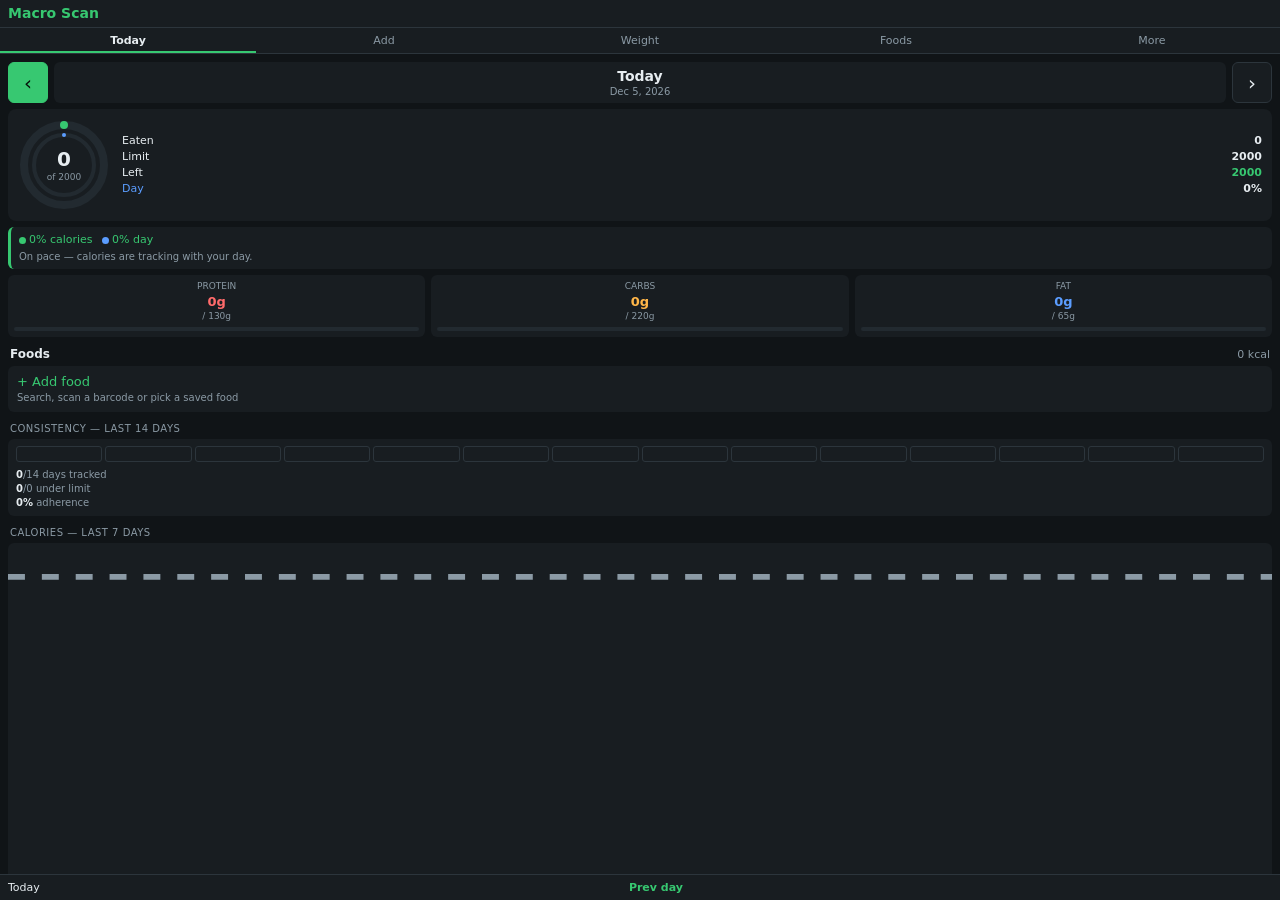
<file: index.html>
<!doctype html>
<html lang="en-US">
<head>
  <meta charset="utf-8">
  <meta name="viewport" content="width=device-width, initial-scale=1, maximum-scale=1, user-scalable=no">
  <title>MacroScan</title>
  <link rel="manifest" href="pwa.webmanifest">
  <meta name="theme-color" content="#101417">
  <meta name="apple-mobile-web-app-capable" content="yes">
  <link rel="apple-touch-icon" href="https://gabebrpierce.github.io/macroscan/icons/icon-192.png">
  <link rel="stylesheet" href="css/style.css">
</head>
<body id="app">
  <header id="appbar">
    <div id="appbar-title">Macro Scan</div>
    <div id="appbar-sub"></div>
  </header>

  <nav id="tabbar">
    <div class="tab" data-view="today">Today</div>
    <div class="tab" data-view="add">Add</div>
    <div class="tab" data-view="weight">Weight</div>
    <div class="tab" data-view="foods">Foods</div>
    <div class="tab" data-view="settings">More</div>
  </nav>

  <main id="screen"><!-- views render here --></main>

  <div id="toast" class="hidden"></div>

  <footer class="softkey-bar">
    <div id="softkey-left" class="softkey"></div>
    <div id="softkey-center" class="softkey center"></div>
    <div id="softkey-right" class="softkey"></div>
  </footer>

  <script src="js/config.js"></script>
  <script src="js/vendor/quagga.min.js"></script>
  <script src="js/store.js"></script>
  <script src="js/net.js"></script>
  <script src="js/scanner.js"></script>
  <script src="js/backup.js"></script>
  <script src="js/ui.js"></script>
  <script src="js/app.js"></script>
  <script>
    if (/KaiOS/i.test(navigator.userAgent)) {
      var ka = document.createElement('script');
      ka.src = 'js/vendor/kaiads.v5.min.js';
      document.body.appendChild(ka);
    }
  </script>
</body>
</html>
</file>
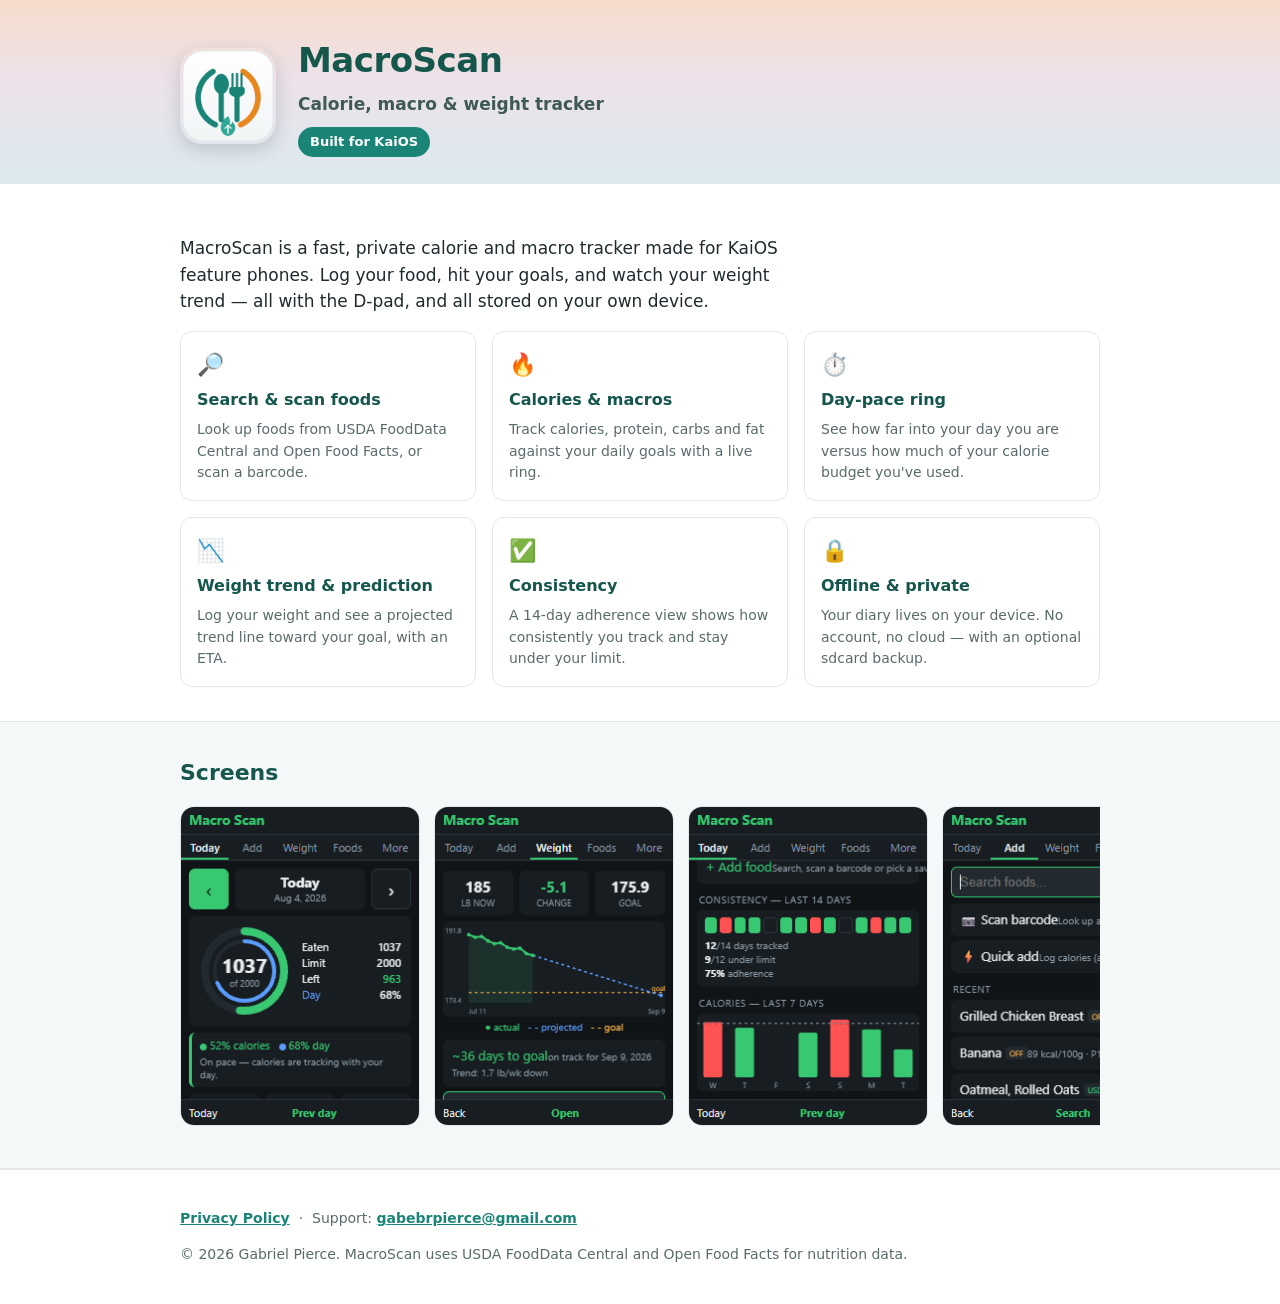
<file: docs/index.html>
<!doctype html>
<html lang="en-US">
<head>
<meta charset="utf-8">
<meta name="viewport" content="width=device-width, initial-scale=1">
<title>MacroScan — Calorie, macro &amp; weight tracker for KaiOS</title>
<meta name="description" content="MacroScan is a calorie, macro and weight tracker for KaiOS. Scan barcodes, search foods, set goals and see your progress — all offline and private.">
<style>
  :root{
    --teal:#1a8477; --teal-d:#15564d; --orange:#e8871e; --ink:#1f2b2e;
    --muted:#5a6b6c; --line:#e2e8ea; --bg:#ffffff; --bg2:#f5f8f8;
  }
  *{box-sizing:border-box}
  html,body{margin:0}
  body{font-family:"Segoe UI",system-ui,-apple-system,Arial,sans-serif;color:var(--ink);
    background:var(--bg);line-height:1.55;font-size:16px}
  a{color:var(--teal)}
  .wrap{max-width:960px;margin:0 auto;padding:0 20px}
  header.hero{background:linear-gradient(180deg,#f6dccb 0%,#ece2ea 45%,#dceaef 100%);
    border-bottom:1px solid var(--line);padding:34px 0 26px}
  .hero-inner{display:flex;gap:22px;align-items:center;flex-wrap:wrap}
  .hero img.icon{width:96px;height:96px;border-radius:22px;box-shadow:0 6px 18px rgba(26,43,51,.18);flex:none}
  .hero h1{margin:0 0 4px;font-size:34px;color:var(--teal-d);letter-spacing:-.5px}
  .hero p.tag{margin:0;color:#3f5a55;font-size:17px;font-weight:600}
  .badge{display:inline-block;margin-top:10px;font-size:13px;font-weight:700;color:#fff;
    background:var(--teal);padding:5px 12px;border-radius:20px}
  section{padding:34px 0}
  section.alt{background:var(--bg2);border-top:1px solid var(--line);border-bottom:1px solid var(--line)}
  h2{font-size:22px;color:var(--teal-d);margin:0 0 16px}
  .grid{display:grid;grid-template-columns:repeat(auto-fit,minmax(240px,1fr));gap:16px}
  .card{background:#fff;border:1px solid var(--line);border-radius:12px;padding:16px}
  .card h3{margin:0 0 6px;font-size:16px;color:var(--teal-d)}
  .card p{margin:0;color:var(--muted);font-size:14px}
  .card .ic{font-size:22px;margin-bottom:6px}
  .shots{display:flex;gap:14px;overflow-x:auto;padding-bottom:8px}
  .shots img{height:320px;width:240px;border:1px solid var(--line);border-radius:14px;flex:none;background:#101417}
  footer{border-top:1px solid var(--line);padding:24px 0;color:var(--muted);font-size:14px}
  footer a{font-weight:600}
  .muted{color:var(--muted)}
  @media (max-width:520px){ .hero h1{font-size:28px} .shots img{height:280px;width:210px} }
</style>
</head>
<body>
  <header class="hero">
    <div class="wrap hero-inner">
      <img class="icon" src="assets/icon.png" alt="MacroScan app icon">
      <div>
        <h1>MacroScan</h1>
        <p class="tag">Calorie, macro &amp; weight tracker</p>
        <span class="badge">Built for KaiOS</span>
      </div>
    </div>
  </header>

  <section>
    <div class="wrap">
      <p style="font-size:17px;max-width:640px">
        MacroScan is a fast, private calorie and macro tracker made for KaiOS feature phones.
        Log your food, hit your goals, and watch your weight trend — all with the D-pad, and all
        stored on your own device.
      </p>
      <div class="grid">
        <div class="card"><div class="ic">🔎</div><h3>Search &amp; scan foods</h3><p>Look up foods from USDA FoodData Central and Open Food Facts, or scan a barcode.</p></div>
        <div class="card"><div class="ic">🔥</div><h3>Calories &amp; macros</h3><p>Track calories, protein, carbs and fat against your daily goals with a live ring.</p></div>
        <div class="card"><div class="ic">⏱️</div><h3>Day-pace ring</h3><p>See how far into your day you are versus how much of your calorie budget you've used.</p></div>
        <div class="card"><div class="ic">📉</div><h3>Weight trend &amp; prediction</h3><p>Log your weight and see a projected trend line toward your goal, with an ETA.</p></div>
        <div class="card"><div class="ic">✅</div><h3>Consistency</h3><p>A 14-day adherence view shows how consistently you track and stay under your limit.</p></div>
        <div class="card"><div class="ic">🔒</div><h3>Offline &amp; private</h3><p>Your diary lives on your device. No account, no cloud — with an optional sdcard backup.</p></div>
      </div>
    </div>
  </section>

  <section class="alt">
    <div class="wrap">
      <h2>Screens</h2>
      <div class="shots">
        <img src="assets/shot1.png" alt="Today dashboard with calorie and day rings">
        <img src="assets/shot2.png" alt="Weight trend with projection to goal">
        <img src="assets/shot3.png" alt="Tracking consistency over 14 days">
        <img src="assets/shot4.png" alt="Search and add foods">
        <img src="assets/shot5.png" alt="Quick add calories and macros">
      </div>
    </div>
  </section>

  <footer>
    <div class="wrap">
      <p><a href="privacy.html">Privacy Policy</a> &nbsp;&middot;&nbsp; Support: <a href="mailto:gabebrpierce@gmail.com">gabebrpierce@gmail.com</a></p>
      <p class="muted">© 2026 Gabriel Pierce. MacroScan uses USDA FoodData Central and Open Food Facts for nutrition data.</p>
    </div>
  </footer>
</body>
</html>
</file>
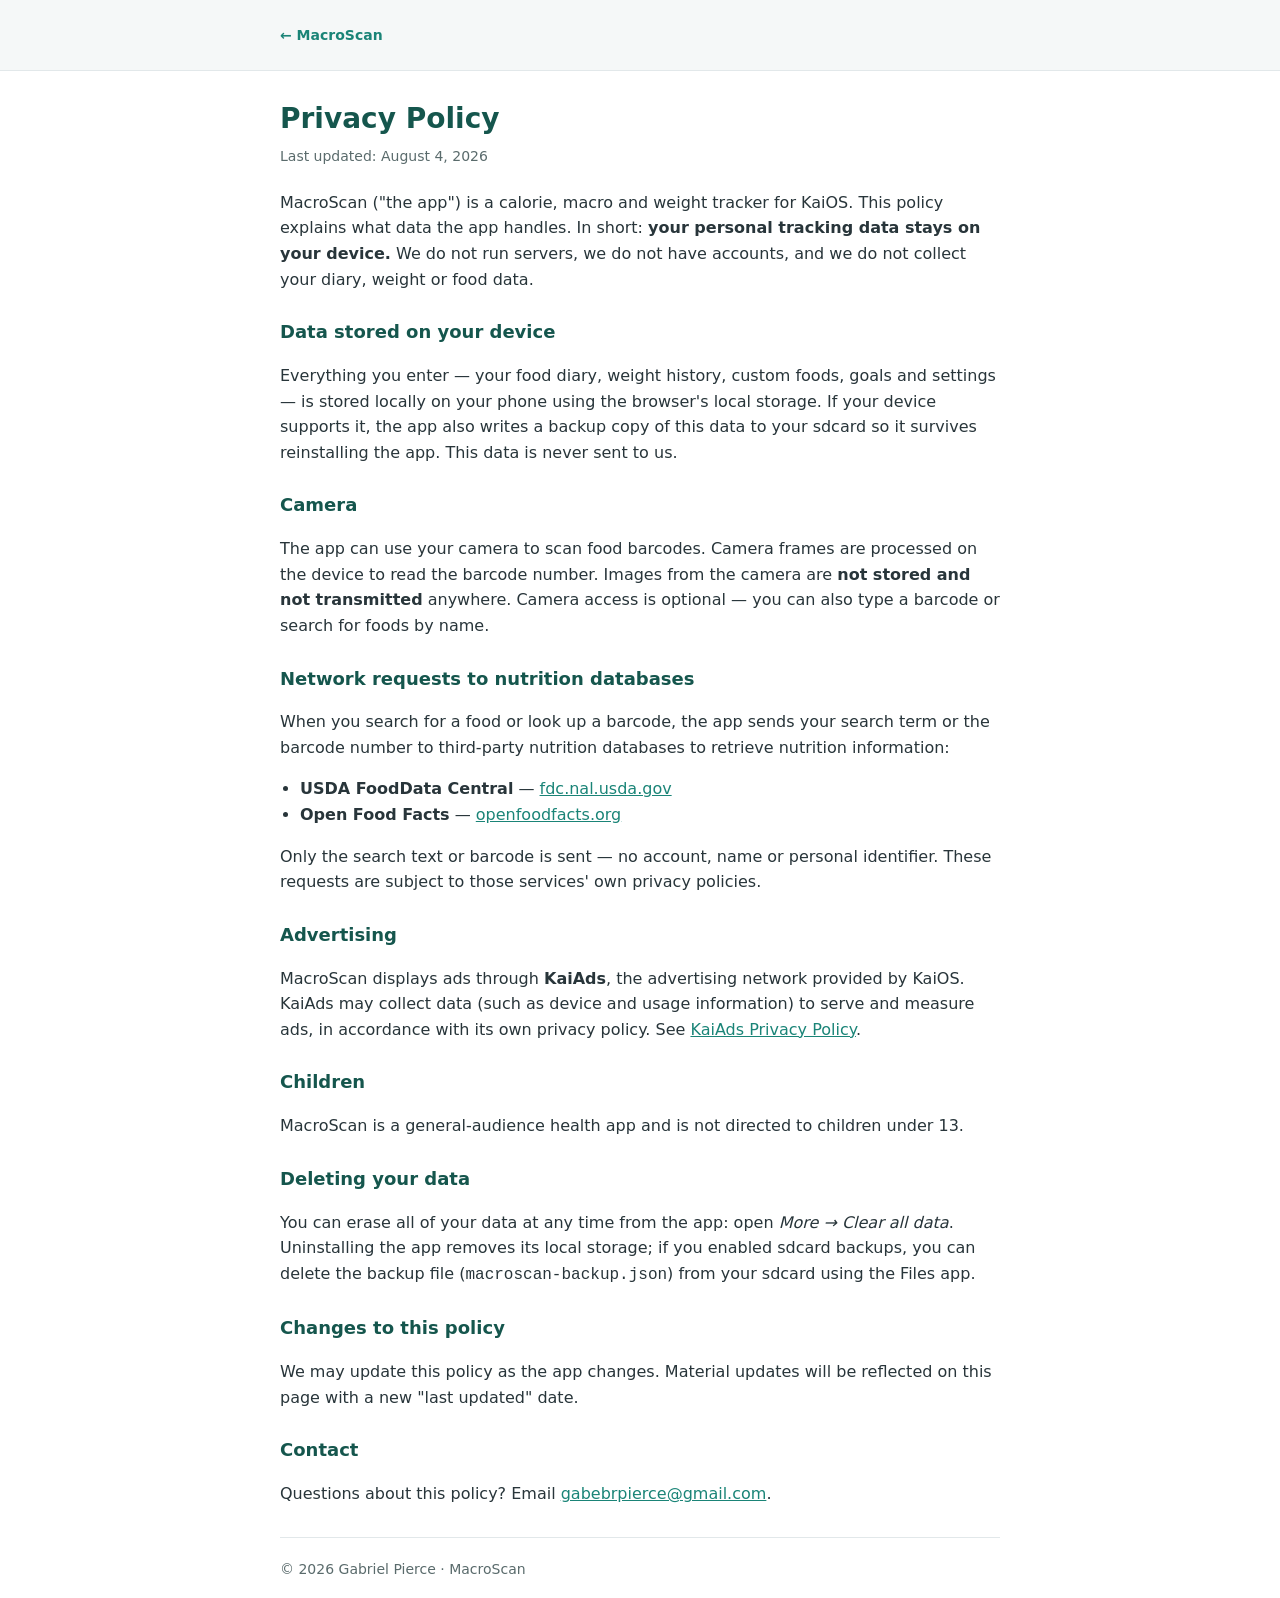
<file: docs/privacy.html>
<!doctype html>
<html lang="en-US">
<head>
<meta charset="utf-8">
<meta name="viewport" content="width=device-width, initial-scale=1">
<title>MacroScan — Privacy Policy</title>
<meta name="description" content="Privacy policy for the MacroScan KaiOS app.">
<style>
  :root{--teal:#1a8477;--teal-d:#15564d;--ink:#1f2b2e;--muted:#5a6b6c;--line:#e2e8ea}
  *{box-sizing:border-box}
  html,body{margin:0}
  body{font-family:"Segoe UI",system-ui,-apple-system,Arial,sans-serif;color:var(--ink);
    line-height:1.6;font-size:16px;background:#fff}
  .wrap{max-width:760px;margin:0 auto;padding:0 20px}
  header{background:#f5f8f8;border-bottom:1px solid var(--line);padding:22px 0}
  header a{color:var(--teal);text-decoration:none;font-weight:600;font-size:14px}
  h1{font-size:28px;color:var(--teal-d);margin:26px 0 4px}
  .updated{color:var(--muted);font-size:14px;margin:0 0 22px}
  h2{font-size:18px;color:var(--teal-d);margin:26px 0 6px}
  p,li{color:#28353a}
  a{color:var(--teal)}
  ul{padding-left:20px}
  footer{border-top:1px solid var(--line);margin-top:30px;padding:20px 0;color:var(--muted);font-size:14px}
</style>
</head>
<body>
  <header><div class="wrap"><a href="index.html">&larr; MacroScan</a></div></header>
  <main class="wrap">
    <h1>Privacy Policy</h1>
    <p class="updated">Last updated: August 4, 2026</p>

    <p>MacroScan ("the app") is a calorie, macro and weight tracker for KaiOS. This policy explains
      what data the app handles. In short: <strong>your personal tracking data stays on your device.</strong>
      We do not run servers, we do not have accounts, and we do not collect your diary, weight or food data.</p>

    <h2>Data stored on your device</h2>
    <p>Everything you enter — your food diary, weight history, custom foods, goals and settings — is
      stored locally on your phone using the browser's local storage. If your device supports it, the
      app also writes a backup copy of this data to your sdcard so it survives reinstalling the app.
      This data is never sent to us.</p>

    <h2>Camera</h2>
    <p>The app can use your camera to scan food barcodes. Camera frames are processed on the device to
      read the barcode number. Images from the camera are <strong>not stored and not transmitted</strong>
      anywhere. Camera access is optional — you can also type a barcode or search for foods by name.</p>

    <h2>Network requests to nutrition databases</h2>
    <p>When you search for a food or look up a barcode, the app sends your search term or the barcode
      number to third-party nutrition databases to retrieve nutrition information:</p>
    <ul>
      <li><strong>USDA FoodData Central</strong> — <a href="https://fdc.nal.usda.gov/">fdc.nal.usda.gov</a></li>
      <li><strong>Open Food Facts</strong> — <a href="https://world.openfoodfacts.org/">openfoodfacts.org</a></li>
    </ul>
    <p>Only the search text or barcode is sent — no account, name or personal identifier. These requests
      are subject to those services' own privacy policies.</p>

    <h2>Advertising</h2>
    <p>MacroScan displays ads through <strong>KaiAds</strong>, the advertising network provided by KaiOS.
      KaiAds may collect data (such as device and usage information) to serve and measure ads, in
      accordance with its own privacy policy. See
      <a href="https://www.kaiads.com/privacy-policy">KaiAds Privacy Policy</a>.</p>

    <h2>Children</h2>
    <p>MacroScan is a general-audience health app and is not directed to children under 13.</p>

    <h2>Deleting your data</h2>
    <p>You can erase all of your data at any time from the app: open <em>More &rarr; Clear all data</em>.
      Uninstalling the app removes its local storage; if you enabled sdcard backups, you can delete the
      backup file (<code>macroscan-backup.json</code>) from your sdcard using the Files app.</p>

    <h2>Changes to this policy</h2>
    <p>We may update this policy as the app changes. Material updates will be reflected on this page with
      a new "last updated" date.</p>

    <h2>Contact</h2>
    <p>Questions about this policy? Email <a href="mailto:gabebrpierce@gmail.com">gabebrpierce@gmail.com</a>.</p>

    <footer>© 2026 Gabriel Pierce · MacroScan</footer>
  </main>
</body>
</html>
</file>
<file: css/style.css>
/* MacroScan — KaiOS 3.0 calorie/macro/weight tracker
   Target screen: 240x320, D-pad + softkeys, dark theme. */

:root {
  --bg: #101417;
  --bg2: #181d21;
  --bg3: #222a30;
  --line: #2c353c;
  --fg: #e7edf1;
  --muted: #8b9aa5;
  --accent: #37c871;     /* calories / primary */
  --protein: #ff6b6b;
  --carb: #ffb648;
  --fat: #5b9dff;
  --danger: #ff5252;
  --softkey-h: 26px;
  --appbar-h: 28px;
  --tab-h: 26px;
}

* { box-sizing: border-box; -moz-user-select: none; user-select: none; }
html, body { margin: 0; padding: 0; height: 100%; }
body {
  background: var(--bg);
  color: var(--fg);
  font-family: "Open Sans", "Segoe UI", system-ui, sans-serif;
  font-size: 13px;
  line-height: 1.3;
  overflow: hidden;
}
.hidden { display: none !important; }

/* ---- App bar ---- */
#appbar {
  position: fixed; top: 0; left: 0; right: 0; height: var(--appbar-h);
  background: var(--bg2); border-bottom: 1px solid var(--line);
  display: flex; align-items: center; padding: 0 8px; z-index: 5;
}
#appbar-title { font-weight: 700; font-size: 14px; color: var(--accent); }
#appbar-sub { margin-left: auto; font-size: 11px; color: var(--muted); }

/* ---- Tab bar ---- */
#tabbar {
  position: fixed; top: var(--appbar-h); left: 0; right: 0; height: var(--tab-h);
  display: flex; background: var(--bg2); border-bottom: 1px solid var(--line); z-index: 5;
}
.tab {
  flex: 1; text-align: center; line-height: var(--tab-h); font-size: 11px;
  color: var(--muted); border-bottom: 2px solid transparent;
}
.tab.active { color: var(--fg); border-bottom-color: var(--accent); font-weight: 600; }
.tab.focused { background: var(--bg3); color: #fff; }

/* ---- Screen / scroll area ---- */
#screen {
  position: fixed;
  top: calc(var(--appbar-h) + var(--tab-h));
  bottom: var(--softkey-h);
  left: 0; right: 0;
  overflow-y: auto; overflow-x: hidden;
  -webkit-overflow-scrolling: touch;
}
.view { padding: 6px 8px 12px; }
.section-title { color: var(--muted); font-size: 10px; text-transform: uppercase;
  letter-spacing: .5px; margin: 10px 2px 4px; }
.section-title:first-child { margin-top: 2px; }

/* ---- Softkeys ---- */
.softkey-bar {
  position: fixed; bottom: 0; left: 0; right: 0; height: var(--softkey-h);
  display: flex; align-items: center; justify-content: space-between;
  background: var(--bg2); border-top: 1px solid var(--line); z-index: 5;
  font-size: 11px; color: var(--fg);
}
.softkey { padding: 0 8px; line-height: var(--softkey-h); white-space: nowrap; }
.softkey.center { flex: 1; text-align: center; font-weight: 700; color: var(--accent); }
.softkey:empty { color: transparent; }

/* ---- Generic rows / list items ---- */
.row {
  background: var(--bg2); border: 1px solid transparent; border-radius: 6px;
  padding: 7px 8px; margin: 4px 0; display: flex; align-items: center; gap: 8px;
}
.row.focused { background: var(--bg3); border-color: var(--accent); }
.row .grow { flex: 1; min-width: 0; }
.row .title { display: block; font-size: 13px; white-space: nowrap; overflow: hidden; text-overflow: ellipsis; }
.row .sub { display: block; font-size: 10px; color: var(--muted); white-space: nowrap; overflow: hidden; text-overflow: ellipsis; }
.row .right { font-size: 12px; color: var(--accent); white-space: nowrap; text-align: right; }
.row .right .u { font-size: 9px; color: var(--muted); }

.empty { color: var(--muted); text-align: center; padding: 24px 12px; font-size: 12px; }
.hint { color: var(--muted); font-size: 10px; margin: 2px 2px 6px; }

/* ---- Calorie ring (Today) ---- */
.cal-card { background: var(--bg2); border-radius: 8px; padding: 10px; margin: 2px 0 6px;
  display: flex; align-items: center; gap: 12px; }
.ring { position: relative; width: 92px; height: 92px; flex: none; }
.ring svg { transform: rotate(-90deg); }
.ring .ring-center { position: absolute; inset: 0; display: flex; flex-direction: column;
  align-items: center; justify-content: center; text-align: center; }
.ring .ring-num { font-size: 20px; font-weight: 700; }
.ring .ring-lbl { font-size: 9px; color: var(--muted); }
.cal-meta { flex: 1; min-width: 0; }
.cal-meta .line { display: flex; justify-content: space-between; font-size: 11px; padding: 1px 0; }
.cal-meta .line .v { font-weight: 600; }
.cal-meta .over { color: var(--danger); }

/* ---- Date navigator + steppers (shared) ---- */
.datenav, .stepper {
  display: flex; align-items: stretch; gap: 6px; margin: 2px 0 6px;
}
.datebox, .stepbox {
  flex: 1; background: var(--bg2); border-radius: 6px; padding: 5px;
  display: flex; flex-direction: column; align-items: center; justify-content: center;
}
.date-big { font-size: 14px; font-weight: 700; }
.date-small { font-size: 10px; color: var(--muted); }
.stepval { font-size: 20px; font-weight: 700; }
.navbtn {
  width: 40px; flex: none; background: var(--bg2); border: 1px solid var(--line);
  border-radius: 6px; display: flex; align-items: center; justify-content: center;
  font-size: 20px; color: var(--fg);
}
.navbtn.focused { border-color: var(--accent); background: var(--accent); color: #06120a; }

/* ---- Charts ---- */
.chart { width: 100%; height: auto; background: var(--bg2); border-radius: 6px;
  margin: 2px 0 6px; display: block; }

/* ---- Macro bars ---- */
.macros { display: flex; gap: 6px; margin: 2px 0 6px; }
.macro { flex: 1; background: var(--bg2); border-radius: 6px; padding: 6px; text-align: center; }
.macro .mlabel { font-size: 9px; color: var(--muted); text-transform: uppercase; }
.macro .mval { font-size: 13px; font-weight: 700; margin-top: 1px; }
.macro .mgoal { font-size: 9px; color: var(--muted); }
.macro .mbar { height: 4px; border-radius: 2px; background: var(--bg3); margin-top: 4px; overflow: hidden; }
.macro .mbar > i { display: block; height: 100%; width: 0; }
.macro.p .mval { color: var(--protein); } .macro.p .mbar > i { background: var(--protein); }
.macro.c .mval { color: var(--carb); }    .macro.c .mbar > i { background: var(--carb); }
.macro.f .mval { color: var(--fat); }     .macro.f .mbar > i { background: var(--fat); }

/* ---- Meal group ---- */
.meal-head { display: flex; align-items: baseline; justify-content: space-between;
  margin: 10px 2px 2px; }
.meal-head .mh-name { font-size: 12px; font-weight: 700; }
.meal-head .mh-cal { font-size: 11px; color: var(--muted); }

/* ---- Forms ---- */
.field { margin: 6px 0; }
.field label { display: block; font-size: 10px; color: var(--muted); margin-bottom: 3px; }
.field input, .field select, .input {
  width: 100%; background: var(--bg2); color: var(--fg);
  border: 1px solid var(--line); border-radius: 6px; padding: 7px 8px; font-size: 13px;
}
.field input:focus, .field select:focus, .input:focus {
  outline: none; border-color: var(--accent); background: var(--bg3);
}
.field.focused input, .field.focused select { border-color: var(--accent); background: var(--bg3); }
.field .suffix { float: right; font-size: 10px; color: var(--muted); margin-top: -18px; margin-right: 8px; position: relative; }

.btnrow { display: flex; gap: 6px; margin-top: 8px; }
.btn {
  flex: 1; text-align: center; padding: 9px; border-radius: 6px; font-size: 13px;
  background: var(--bg3); border: 1px solid var(--line); color: var(--fg);
}
.btn.focused { border-color: var(--accent); background: var(--accent); color: #06120a; font-weight: 700; }
.btn.danger.focused { background: var(--danger); border-color: var(--danger); color: #fff; }

/* ---- Search box (Add view) ---- */
.searchbar { display: flex; gap: 6px; align-items: center; margin-bottom: 6px; }
.searchbar input { flex: 1; }
.chiprow { display: flex; gap: 6px; margin-bottom: 6px; }
.chip { flex: 1; text-align: center; padding: 7px 4px; border-radius: 6px; font-size: 11px;
  background: var(--bg2); border: 1px solid var(--line); color: var(--muted); }
.chip.focused { border-color: var(--accent); color: var(--fg); background: var(--bg3); }
.badge { font-size: 8px; padding: 1px 4px; border-radius: 3px; background: var(--bg3);
  color: var(--muted); margin-left: 4px; vertical-align: middle; }
.badge.usda { color: var(--accent); }
.badge.off { color: var(--carb); }
.badge.custom { color: var(--fat); }
.badge.recent { color: var(--muted); }

/* ---- Segmented toggle (g / oz) ---- */
.seg { display: flex; gap: 6px; margin: 2px 0 6px; }
.segbtn {
  flex: 1; text-align: center; padding: 8px 4px; border-radius: 6px; font-size: 12px;
  background: var(--bg2); border: 1px solid var(--line); color: var(--muted);
}
.segbtn.active { color: var(--fg); border-color: var(--accent); }
.segbtn.focused { background: var(--bg3); color: #fff; border-color: var(--accent); }

/* ---- Scanner (dedicated full-screen camera) ---- */
#scanScreen {
  position: fixed; top: 0; left: 0; right: 0; bottom: var(--softkey-h);
  background: #000; z-index: 30; overflow: hidden;
}
#scanVideoWrap { position: absolute; inset: 0; }
#scanScreen video, #scanScreen canvas {
  position: absolute; inset: 0; width: 100%; height: 100%; object-fit: cover;
}
.scan-reticle {
  position: absolute; left: 10%; right: 10%; top: 34%; bottom: 34%;
  border: 2px solid var(--accent); border-radius: 6px;
  box-shadow: 0 0 0 999px rgba(0,0,0,.42); overflow: hidden;
}
.scan-laser {
  position: absolute; left: 0; right: 0; top: 50%; height: 2px;
  background: var(--danger); box-shadow: 0 0 6px var(--danger);
}
.scan-top {
  position: absolute; top: 0; left: 0; right: 0; padding: 6px 8px;
  font-size: 11px; color: #fff; text-align: center;
  background: linear-gradient(rgba(0,0,0,.6), rgba(0,0,0,0));
}
.scan-bottom {
  position: absolute; bottom: 0; left: 0; right: 0; padding: 6px 8px;
  font-size: 10px; color: var(--muted); text-align: center;
  background: linear-gradient(rgba(0,0,0,0), rgba(0,0,0,.6));
}
.scan-bottom b { color: var(--fg); }
.scan-flash {
  position: absolute; top: 6px; right: 6px; z-index: 2;
  font-size: 10px; color: #fff; padding: 3px 7px; border-radius: 12px;
  background: rgba(0,0,0,.5); border: 1px solid var(--line);
}
.scan-flash.on { background: var(--accent); color: #06120a; border-color: var(--accent); font-weight: 700; }
.scan-flash.off { opacity: .5; }

/* ---- Pace hint (Today: calories vs time of day) ---- */
.pace { background: var(--bg2); border-radius: 6px; padding: 6px 8px; margin: 0 0 6px;
  font-size: 11px; }
.pace.over { border-left: 3px solid var(--danger); }
.pace.right-accent { border-left: 3px solid var(--accent); }
.pace .pace-dot { display: inline-block; width: 7px; height: 7px; border-radius: 50%;
  margin: 0 3px 0 6px; vertical-align: middle; }
.pace .pace-dot:first-child { margin-left: 0; }
.pace .pace-msg { color: var(--muted); font-size: 10px; margin-top: 3px; }

/* ---- Consistency strip (Today) ---- */
.con { background: var(--bg2); border-radius: 6px; padding: 7px 8px; margin: 2px 0 6px; }
.con-cells { display: flex; gap: 3px; }
.con-cell { flex: 1; height: 16px; border-radius: 3px; background: var(--bg3); }
.con-cell.good { background: var(--accent); }
.con-cell.over { background: var(--danger); }
.con-cell.none { background: transparent; border: 1px solid var(--line); }
.con-stats { display: flex; flex-direction: column; gap: 1px; margin-top: 6px;
  font-size: 10px; color: var(--muted); }
.con-stats b { color: var(--fg); }

/* ---- Weight trend ---- */
.stat-row { display: flex; gap: 6px; margin: 4px 0 6px; }
.stat { flex: 1; background: var(--bg2); border-radius: 6px; padding: 7px; text-align: center; }
.stat .sval { font-size: 15px; font-weight: 700; }
.stat .slbl { font-size: 9px; color: var(--muted); text-transform: uppercase; }
.spark { width: 100%; height: 56px; background: var(--bg2); border-radius: 6px; margin: 2px 0 6px; }

/* ---- Toast ---- */
#toast {
  position: fixed; left: 50%; transform: translateX(-50%);
  bottom: calc(var(--softkey-h) + 8px); z-index: 20;
  background: rgba(20,26,30,.96); border: 1px solid var(--accent);
  color: var(--fg); padding: 7px 12px; border-radius: 16px; font-size: 12px;
  max-width: 88%; text-align: center; box-shadow: 0 4px 14px rgba(0,0,0,.5);
}

/* small helpers */
.kvgrid { display: grid; grid-template-columns: 1fr 1fr; gap: 6px; }
.dimtag { color: var(--muted); font-size: 10px; }
.right-accent { color: var(--accent); }
</file>
